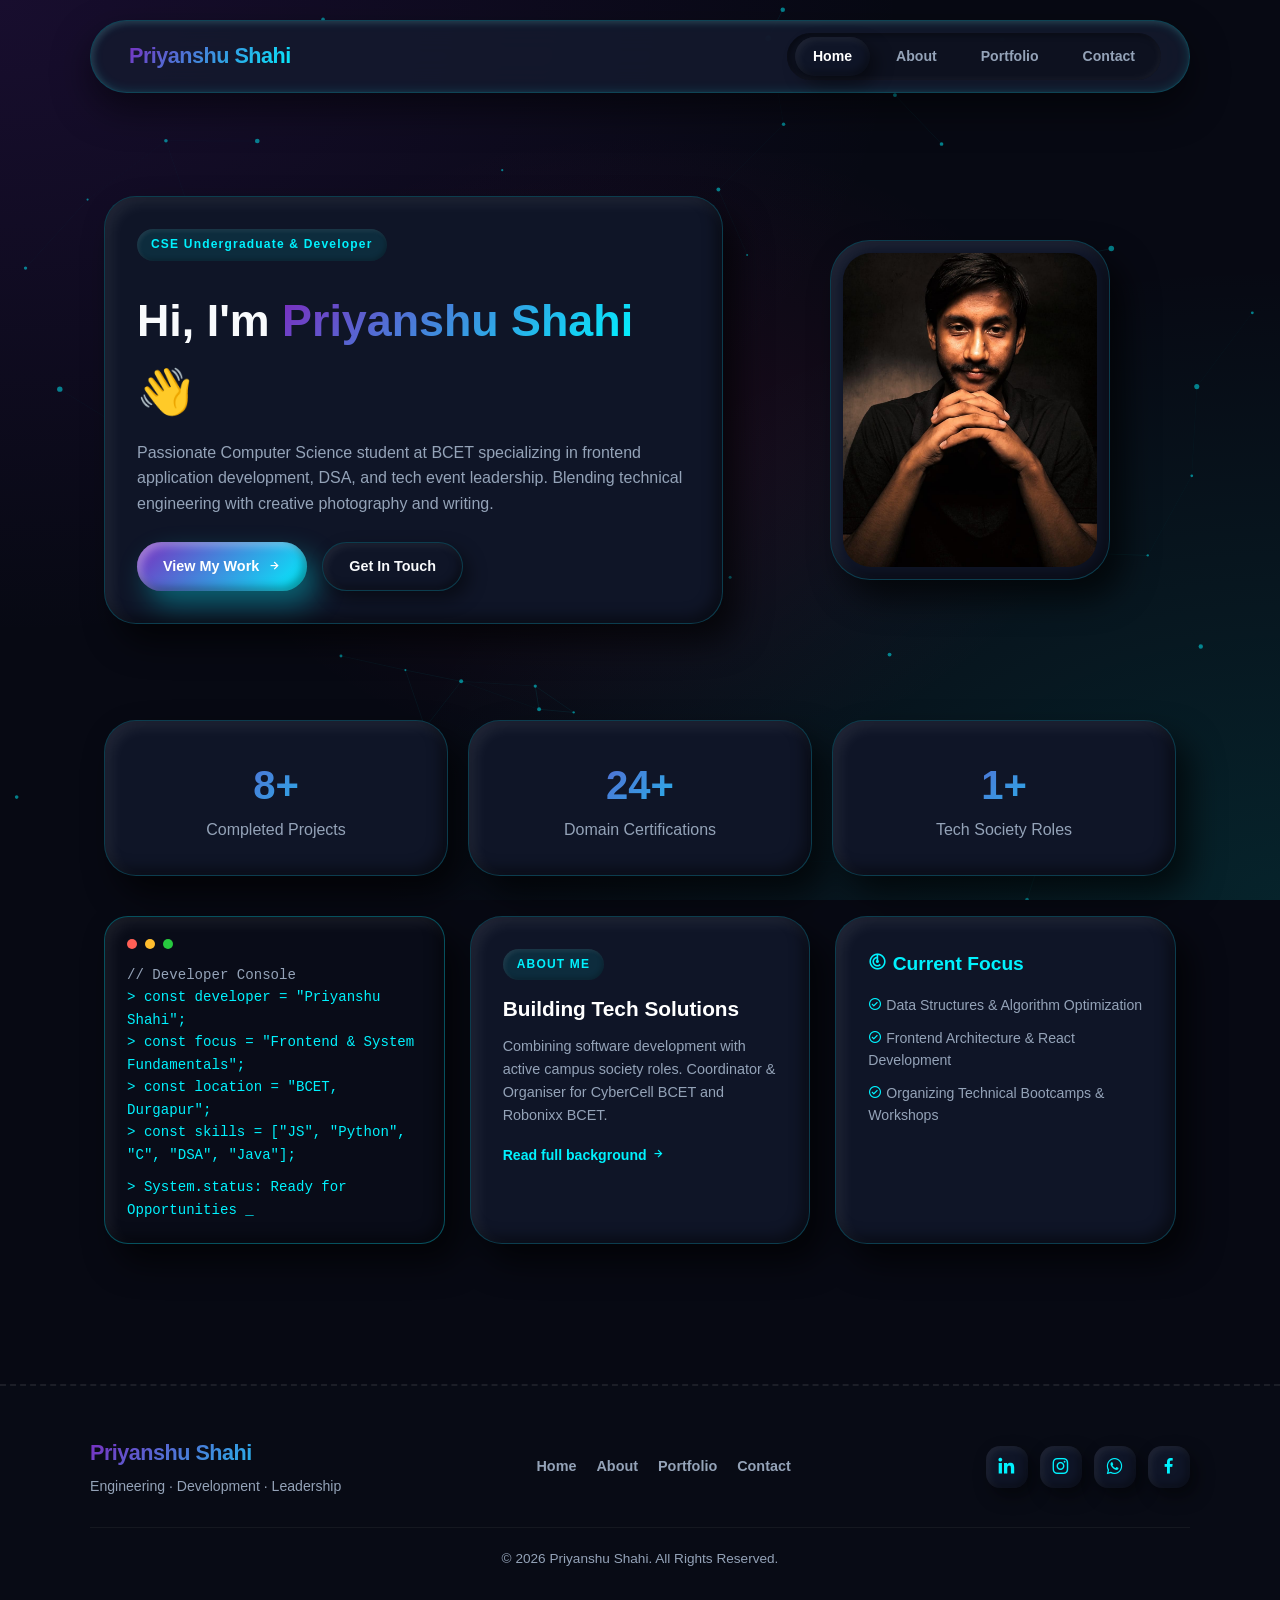
<file: index.html>
<!doctype html>
<html lang="en">
  <head>
    <meta charset="UTF-8" />
    <meta name="viewport" content="width=device-width, initial-scale=1.0" />
    <title>Priyanshu Shahi | Personal Portfolio</title>
    <link
      href="https://unpkg.com/boxicons@2.1.4/css/boxicons.min.css"
      rel="stylesheet"
    />
    <link rel="stylesheet" href="style.css" />
  </head>
  <body>
    <!-- Interactive Cyber Canvas -->
    <canvas id="cyber-canvas"></canvas>

    <!-- Header Navigation -->
    <header>
      <a href="index.html" class="logo-badge">
        <span class="logo-dot"></span>
        <span class="logo">Priyanshu Shahi</span>
      </a>
      <div class="menu-toggle" id="menuToggle"><i class="bx bx-menu"></i></div>
      <nav>
        <ul id="navMenu">
          <li><a href="index.html" class="active">Home</a></li>
          <li><a href="about.html">About</a></li>
          <li><a href="portfolio.html">Portfolio</a></li>
          <li><a href="contact.html">Contact</a></li>
        </ul>
      </nav>
    </header>

    <main>
      <section>
        <!-- Integrated Hero Layout -->
        <div class="hero-wrapper">
          <div class="glass-card">
            <span class="eyebrow">CSE Undergraduate & Developer</span>
            <h1 style="font-size: 2.8rem; margin: 12px 0">
              Hi, I'm
              <span
                style="
                  background: var(--gradient-aurora);
                  -webkit-background-clip: text;
                  -webkit-text-fill-color: transparent;
                "
                >Priyanshu Shahi</span
              >
              👋
            </h1>
            <p style="color: var(--text-muted); margin-bottom: 25px">
              Passionate Computer Science student at BCET specializing in
              frontend application development, DSA, and tech event leadership.
              Blending technical engineering with creative photography and
              writing.
            </p>
            <div style="display: flex; gap: 15px; flex-wrap: wrap">
              <a href="portfolio.html" class="btn-clay-primary"
                >View My Work <i class="bx bx-right-arrow-alt"></i
              ></a>
              <a href="contact.html" class="btn-clay-secondary">Get In Touch</a>
            </div>
          </div>

          <!-- Profile Image Frame -->
          <div class="hero-profile-container">
            <div class="profile-frame">
              <img src="media/i.jpeg" alt="Priyanshu Shahi" />
            </div>
          </div>
        </div>

        <!-- Live Animated Stats Grid -->
        <div class="stats-grid">
          <div class="glass-card stat-card">
            <h3 class="stat-number" data-target="10">0+</h3>
            <p style="color: var(--text-muted)">Completed Projects</p>
          </div>
          <div class="glass-card stat-card">
            <h3 class="stat-number" data-target="30">0+</h3>
            <p style="color: var(--text-muted)">Domain Certifications</p>
          </div>
          <div class="glass-card stat-card">
            <h3 class="stat-number" data-target="2">0+</h3>
            <p style="color: var(--text-muted)">Tech Society Roles</p>
          </div>
        </div>

        <!-- Home Page Detailed Overview Grid -->
        <div class="home-details-grid">
          <!-- Terminal Console -->
          <div class="glass-card terminal-card">
            <div class="terminal-header">
              <span class="dot dot-red"></span>
              <span class="dot dot-yellow"></span>
              <span class="dot dot-green"></span>
            </div>
            <p style="color: #94a3b8">// Developer Console</p>
            <p>> const developer = "Priyanshu Shahi";</p>
            <p>> const focus = "Frontend & System Fundamentals";</p>
            <p>> const location = "BCET, Durgapur";</p>
            <p>> const skills = ["JS", "Python", "C", "DSA", "Java"];</p>
            <p style="color: var(--accent-cyan); margin-top: 10px">
              > System.status: Ready for Opportunities _
            </p>
          </div>

          <!-- About Overview Summary -->
          <div class="glass-card">
            <span class="eyebrow">ABOUT ME</span>
            <h3 style="font-size: 1.3rem; margin-bottom: 10px; color: #fff">
              Building Tech Solutions
            </h3>
            <p
              style="
                color: var(--text-muted);
                font-size: 0.9rem;
                margin-bottom: 15px;
              "
            >
              Combining software development with active campus society roles.
              Coordinator & Organiser for CyberCell BCET and Robonixx BCET.
            </p>
            <a
              href="about.html"
              style="
                color: var(--accent-cyan);
                text-decoration: none;
                font-weight: 700;
                font-size: 0.88rem;
              "
              >Read full background <i class="bx bx-right-arrow-alt"></i
            ></a>
          </div>

          <!-- Current Focus Card -->
          <div class="glass-card">
            <h3
              style="
                color: var(--accent-cyan);
                margin-bottom: 15px;
                font-size: 1.2rem;
              "
            >
              <i class="bx bx-radar"></i> Current Focus
            </h3>
            <ul
              style="
                list-style: none;
                color: var(--text-muted);
                display: flex;
                flex-direction: column;
                gap: 10px;
                font-size: 0.88rem;
              "
            >
              <li>
                <i
                  class="bx bx-check-circle"
                  style="color: var(--accent-cyan)"
                ></i>
                Data Structures & Algorithm Optimization
              </li>
              <li>
                <i
                  class="bx bx-check-circle"
                  style="color: var(--accent-cyan)"
                ></i>
                Frontend Architecture & React Development
              </li>
              <li>
                <i
                  class="bx bx-check-circle"
                  style="color: var(--accent-cyan)"
                ></i>
                Organizing Technical Bootcamps & Workshops
              </li>
            </ul>
          </div>
        </div>
      </section>
    </main>

    <!-- Back to Top Button -->
    <button id="backToTop" title="Go to top">
      <i class="bx bx-up-arrow-alt"></i>
    </button>

    <!-- Synchronized Clay Footer -->
    <footer>
      <div class="footer-content">
        <div class="footer-top">
          <div>
            <div class="logo">Priyanshu Shahi</div>
            <p
              style="
                color: var(--text-muted);
                font-size: 0.88rem;
                margin-top: 4px;
              "
            >
              Engineering · Development · Leadership
            </p>
          </div>

          <div class="footer-nav">
            <a href="index.html">Home</a>
            <a href="about.html">About</a>
            <a href="portfolio.html">Portfolio</a>
            <a href="contact.html">Contact</a>
          </div>

          <div class="footer-socials">
            <a
              href="https://www.linkedin.com/in/priyanshu-shahi-b53b76351"
              target="_blank"
              aria-label="LinkedIn"
              ><i class="bx bxl-linkedin"></i
            ></a>
            <a
              href="https://instagram.com/shahi.priyanshu_"
              target="_blank"
              aria-label="Instagram"
              ><i class="bx bxl-instagram"></i
            ></a>
            <a
              href="https://wa.me/7562047542"
              target="_blank"
              aria-label="WhatsApp"
              ><i class="bx bxl-whatsapp"></i
            ></a>
            <a
              href="https://www.facebook.com/share/1CZFLZYE7g/"
              target="_blank"
              aria-label="Facebook"
              ><i class="bx bxl-facebook"></i
            ></a>
          </div>
        </div>

        <div class="footer-bottom">
          <p>
            © <span id="year">2026</span> Priyanshu Shahi. All Rights Reserved.
          </p>
        </div>
      </div>
    </footer>

    <script src="script.js"></script>
  </body>
</html>
</file>
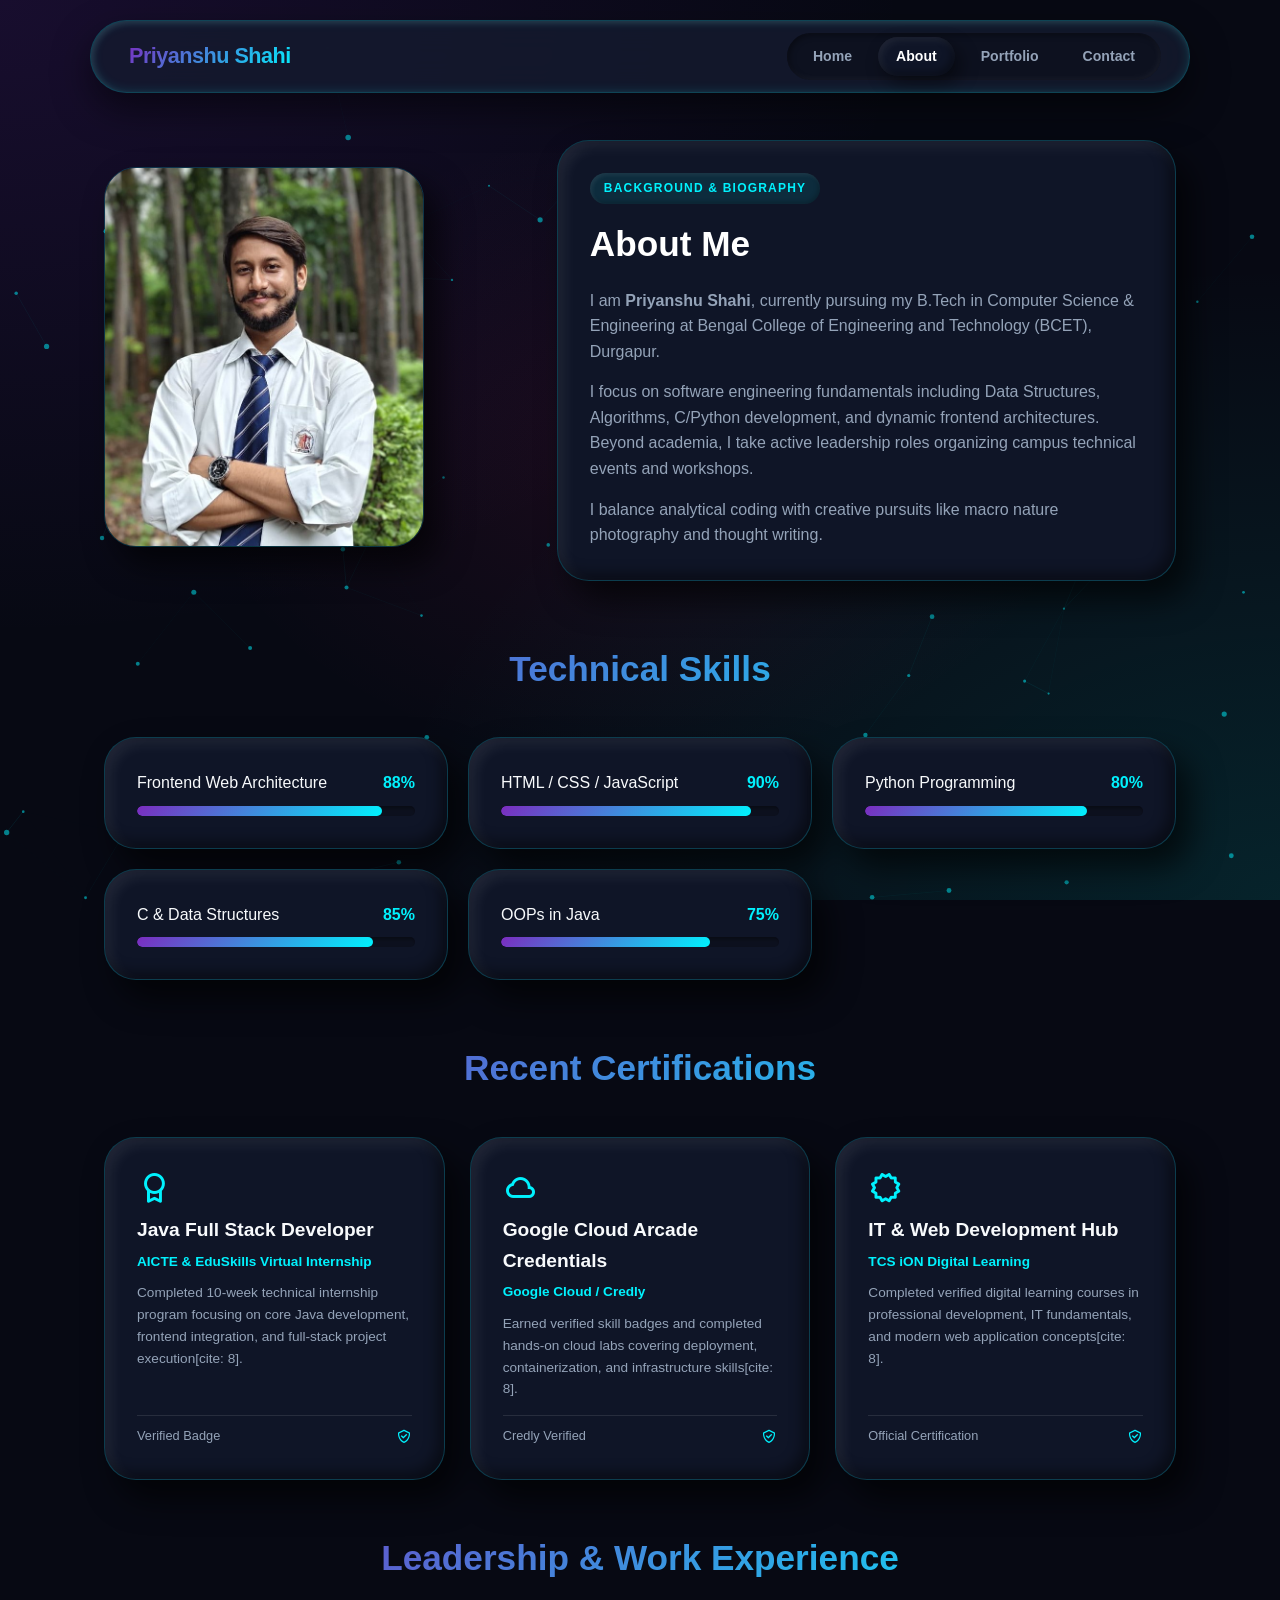
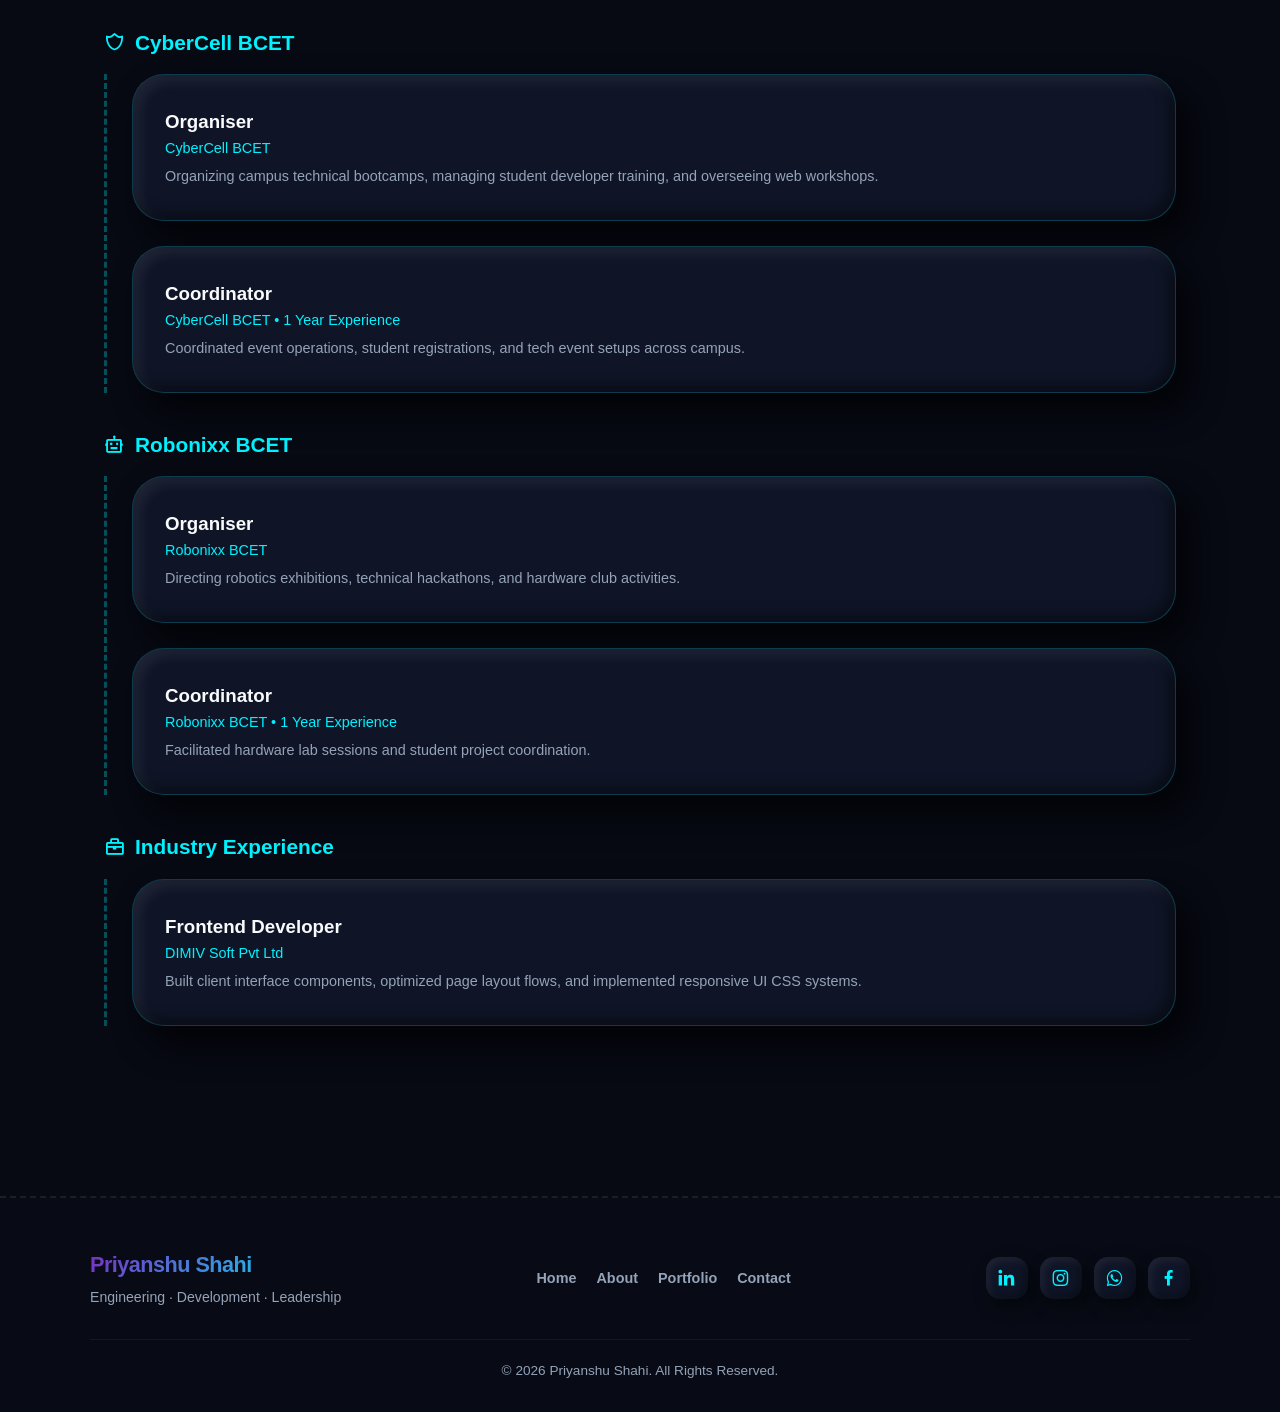
<file: about.html>
<!doctype html>
<html lang="en">
  <head>
    <meta charset="UTF-8" />
    <meta name="viewport" content="width=device-width, initial-scale=1.0" />
    <title>About | Priyanshu Shahi</title>
    <link
      href="https://unpkg.com/boxicons@2.1.4/css/boxicons.min.css"
      rel="stylesheet"
    />
    <link rel="stylesheet" href="style.css" />
  </head>
  <body>
    <canvas id="cyber-canvas"></canvas>

    <header>
      <a href="index.html" class="logo-badge">
        <span class="logo-dot"></span>
        <span class="logo">Priyanshu Shahi</span>
      </a>
      <div class="menu-toggle" id="menuToggle"><i class="bx bx-menu"></i></div>
      <nav>
        <ul id="navMenu">
          <li><a href="index.html">Home</a></li>
          <li><a href="about.html" class="active">About</a></li>
          <li><a href="portfolio.html">Portfolio</a></li>
          <li><a href="contact.html">Contact</a></li>
        </ul>
      </nav>
    </header>

    <main>
      <section>
        <!-- About Split Layout -->
        <div class="about-split">
          <div class="about-photo-wrapper">
            <img src="media/i1.jpeg" alt="Priyanshu Shahi Profile" />
          </div>

          <div class="glass-card">
            <span class="eyebrow">BACKGROUND & BIOGRAPHY</span>
            <h2 style="font-size: 2.2rem; margin-bottom: 15px; color: #fff">
              About Me
            </h2>
            <p style="color: var(--text-muted); margin-bottom: 15px">
              I am <strong>Priyanshu Shahi</strong>, currently pursuing my
              B.Tech in Computer Science & Engineering at Bengal College of
              Engineering and Technology (BCET), Durgapur.
            </p>
            <p style="color: var(--text-muted); margin-bottom: 15px">
              I focus on software engineering fundamentals including Data
              Structures, Algorithms, C/Python development, and dynamic frontend
              architectures. Beyond academia, I take active leadership roles
              organizing campus technical events and workshops.
            </p>
            <p style="color: var(--text-muted)">
              I balance analytical coding with creative pursuits like macro
              nature photography and thought writing.
            </p>
          </div>
        </div>

        <!-- Skills Section -->
        <h2 class="section-title" style="margin-top: 60px">Technical Skills</h2>
        <div class="skills-grid">
          <div class="glass-card">
            <div style="display: flex; justify-content: space-between">
              <span>Frontend Web Architecture</span
              ><span style="color: var(--accent-cyan); font-weight: 700"
                >88%</span
              >
            </div>
            <div class="progress-track">
              <div class="progress-fill" data-progress="88"></div>
            </div>
          </div>

          <div class="glass-card">
            <div style="display: flex; justify-content: space-between">
              <span>HTML / CSS / JavaScript</span
              ><span style="color: var(--accent-cyan); font-weight: 700"
                >90%</span
              >
            </div>
            <div class="progress-track">
              <div class="progress-fill" data-progress="90"></div>
            </div>
          </div>

          <div class="glass-card">
            <div style="display: flex; justify-content: space-between">
              <span>Python Programming</span
              ><span style="color: var(--accent-cyan); font-weight: 700"
                >80%</span
              >
            </div>
            <div class="progress-track">
              <div class="progress-fill" data-progress="80"></div>
            </div>
          </div>

          <div class="glass-card">
            <div style="display: flex; justify-content: space-between">
              <span>C & Data Structures</span
              ><span style="color: var(--accent-cyan); font-weight: 700"
                >85%</span
              >
            </div>
            <div class="progress-track">
              <div class="progress-fill" data-progress="85"></div>
            </div>
          </div>

          <div class="glass-card">
            <div style="display: flex; justify-content: space-between">
              <span>OOPs in Java</span
              ><span style="color: var(--accent-cyan); font-weight: 700"
                >75%</span
              >
            </div>
            <div class="progress-track">
              <div class="progress-fill" data-progress="75"></div>
            </div>
          </div>
        </div>

        <!-- Recent Certifications -->
        <h2 class="section-title" style="margin-top: 60px">
          Recent Certifications
        </h2>
        <div
          style="
            display: grid;
            grid-template-columns: repeat(auto-fit, minmax(280px, 1fr));
            gap: 25px;
            margin-bottom: 50px;
          "
        >
          <div
            class="glass-card"
            style="
              display: flex;
              flex-direction: column;
              justify-content: space-between;
            "
          >
            <div>
              <i
                class="bx bx-award"
                style="
                  font-size: 2.2rem;
                  color: var(--accent-cyan);
                  margin-bottom: 10px;
                "
              ></i>
              <h3 style="font-size: 1.2rem; margin-bottom: 5px">
                Java Full Stack Developer
              </h3>
              <p
                style="
                  color: var(--accent-cyan);
                  font-size: 0.85rem;
                  font-weight: 600;
                "
              >
                AICTE & EduSkills Virtual Internship
              </p>
              <p
                style="
                  color: var(--text-muted);
                  font-size: 0.85rem;
                  margin-top: 10px;
                "
              >
                Completed 10-week technical internship program focusing on core
                Java development, frontend integration, and full-stack project
                execution[cite: 8].
              </p>
            </div>
            <div
              style="
                margin-top: 15px;
                border-top: 1px solid rgba(255, 255, 255, 0.1);
                padding-top: 10px;
                display: flex;
                justify-content: space-between;
                align-items: center;
              "
            >
              <span style="font-size: 0.8rem; color: var(--text-muted)"
                >Verified Badge</span
              >
              <i
                class="bx bx-check-shield"
                style="color: var(--accent-cyan)"
              ></i>
            </div>
          </div>

          <div
            class="glass-card"
            style="
              display: flex;
              flex-direction: column;
              justify-content: space-between;
            "
          >
            <div>
              <i
                class="bx bx-cloud"
                style="
                  font-size: 2.2rem;
                  color: var(--accent-cyan);
                  margin-bottom: 10px;
                "
              ></i>
              <h3 style="font-size: 1.2rem; margin-bottom: 5px">
                Google Cloud Arcade Credentials
              </h3>
              <p
                style="
                  color: var(--accent-cyan);
                  font-size: 0.85rem;
                  font-weight: 600;
                "
              >
                Google Cloud / Credly
              </p>
              <p
                style="
                  color: var(--text-muted);
                  font-size: 0.85rem;
                  margin-top: 10px;
                "
              >
                Earned verified skill badges and completed hands-on cloud labs
                covering deployment, containerization, and infrastructure
                skills[cite: 8].
              </p>
            </div>
            <div
              style="
                margin-top: 15px;
                border-top: 1px solid rgba(255, 255, 255, 0.1);
                padding-top: 10px;
                display: flex;
                justify-content: space-between;
                align-items: center;
              "
            >
              <span style="font-size: 0.8rem; color: var(--text-muted)"
                >Credly Verified</span
              >
              <i
                class="bx bx-check-shield"
                style="color: var(--accent-cyan)"
              ></i>
            </div>
          </div>

          <div
            class="glass-card"
            style="
              display: flex;
              flex-direction: column;
              justify-content: space-between;
            "
          >
            <div>
              <i
                class="bx bx-certification"
                style="
                  font-size: 2.2rem;
                  color: var(--accent-cyan);
                  margin-bottom: 10px;
                "
              ></i>
              <h3 style="font-size: 1.2rem; margin-bottom: 5px">
                IT & Web Development Hub
              </h3>
              <p
                style="
                  color: var(--accent-cyan);
                  font-size: 0.85rem;
                  font-weight: 600;
                "
              >
                TCS iON Digital Learning
              </p>
              <p
                style="
                  color: var(--text-muted);
                  font-size: 0.85rem;
                  margin-top: 10px;
                "
              >
                Completed verified digital learning courses in professional
                development, IT fundamentals, and modern web application
                concepts[cite: 8].
              </p>
            </div>
            <div
              style="
                margin-top: 15px;
                border-top: 1px solid rgba(255, 255, 255, 0.1);
                padding-top: 10px;
                display: flex;
                justify-content: space-between;
                align-items: center;
              "
            >
              <span style="font-size: 0.8rem; color: var(--text-muted)"
                >Official Certification</span
              >
              <i
                class="bx bx-check-shield"
                style="color: var(--accent-cyan)"
              ></i>
            </div>
          </div>
        </div>

        <!-- Experience Timeline -->
        <h2 class="section-title">Leadership & Work Experience</h2>

        <!-- CyberCell BCET -->
        <div class="timeline-section-title">
          <i class="bx bx-shield-alt-2"></i> CyberCell BCET
        </div>
        <div class="timeline">
          <div class="timeline-item glass-card">
            <h3>Organiser</h3>
            <p style="color: var(--accent-cyan); font-size: 0.9rem">
              CyberCell BCET
            </p>
            <p
              style="
                color: var(--text-muted);
                font-size: 0.9rem;
                margin-top: 5px;
              "
            >
              Organizing campus technical bootcamps, managing student developer
              training, and overseeing web workshops.
            </p>
          </div>
          <div class="timeline-item glass-card">
            <h3>Coordinator</h3>
            <p style="color: var(--accent-cyan); font-size: 0.9rem">
              CyberCell BCET • 1 Year Experience
            </p>
            <p
              style="
                color: var(--text-muted);
                font-size: 0.9rem;
                margin-top: 5px;
              "
            >
              Coordinated event operations, student registrations, and tech
              event setups across campus.
            </p>
          </div>
        </div>

        <!-- Robonixx BCET -->
        <div class="timeline-section-title">
          <i class="bx bx-bot"></i> Robonixx BCET
        </div>
        <div class="timeline">
          <div class="timeline-item glass-card">
            <h3>Organiser</h3>
            <p style="color: var(--accent-cyan); font-size: 0.9rem">
              Robonixx BCET
            </p>
            <p
              style="
                color: var(--text-muted);
                font-size: 0.9rem;
                margin-top: 5px;
              "
            >
              Directing robotics exhibitions, technical hackathons, and hardware
              club activities.
            </p>
          </div>
          <div class="timeline-item glass-card">
            <h3>Coordinator</h3>
            <p style="color: var(--accent-cyan); font-size: 0.9rem">
              Robonixx BCET • 1 Year Experience
            </p>
            <p
              style="
                color: var(--text-muted);
                font-size: 0.9rem;
                margin-top: 5px;
              "
            >
              Facilitated hardware lab sessions and student project
              coordination.
            </p>
          </div>
        </div>

        <!-- Industry Experience -->
        <div class="timeline-section-title">
          <i class="bx bx-briefcase"></i> Industry Experience
        </div>
        <div class="timeline">
          <div class="timeline-item glass-card">
            <h3>Frontend Developer</h3>
            <p style="color: var(--accent-cyan); font-size: 0.9rem">
              DIMIV Soft Pvt Ltd
            </p>
            <p
              style="
                color: var(--text-muted);
                font-size: 0.9rem;
                margin-top: 5px;
              "
            >
              Built client interface components, optimized page layout flows,
              and implemented responsive UI CSS systems.
            </p>
          </div>
        </div>
      </section>
    </main>

    <button id="backToTop" title="Go to top">
      <i class="bx bx-up-arrow-alt"></i>
    </button>

    <!-- Synchronized Clay Footer -->
    <footer>
      <div class="footer-content">
        <div class="footer-top">
          <div>
            <div class="logo">Priyanshu Shahi</div>
            <p
              style="
                color: var(--text-muted);
                font-size: 0.88rem;
                margin-top: 4px;
              "
            >
              Engineering · Development · Leadership
            </p>
          </div>

          <div class="footer-nav">
            <a href="index.html">Home</a>
            <a href="about.html">About</a>
            <a href="portfolio.html">Portfolio</a>
            <a href="contact.html">Contact</a>
          </div>

          <div class="footer-socials">
            <a
              href="https://www.linkedin.com/in/priyanshu-shahi-b53b76351"
              target="_blank"
              aria-label="LinkedIn"
              ><i class="bx bxl-linkedin"></i
            ></a>
            <a
              href="https://instagram.com/shahi.priyanshu_"
              target="_blank"
              aria-label="Instagram"
              ><i class="bx bxl-instagram"></i
            ></a>
            <a
              href="https://wa.me/7562047542"
              target="_blank"
              aria-label="WhatsApp"
              ><i class="bx bxl-whatsapp"></i
            ></a>
            <a
              href="https://www.facebook.com/share/1CZFLZYE7g/"
              target="_blank"
              aria-label="Facebook"
              ><i class="bx bxl-facebook"></i
            ></a>
          </div>
        </div>

        <div class="footer-bottom">
          <p>
            © <span id="year">2026</span> Priyanshu Shahi. All Rights Reserved.
          </p>
        </div>
      </div>
    </footer>

    <script src="script.js"></script>
  </body>
</html>
</file>
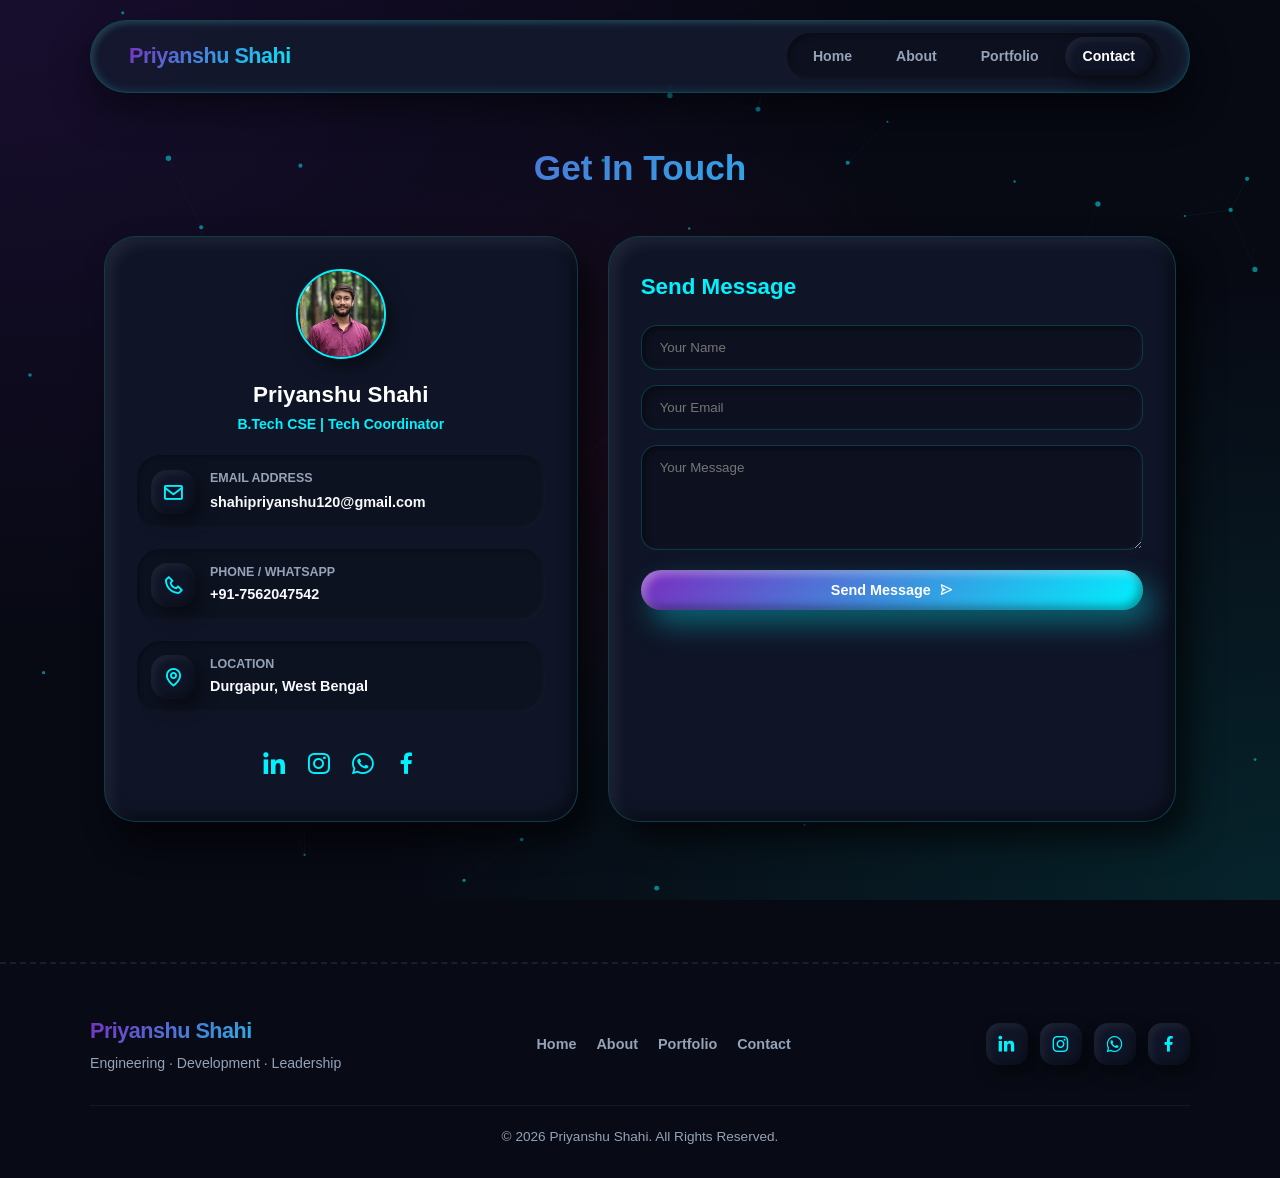
<file: contact.html>
<!doctype html>
<html lang="en">
  <head>
    <meta charset="UTF-8" />
    <meta name="viewport" content="width=device-width, initial-scale=1.0" />
    <title>Contact | Priyanshu Shahi</title>
    <link
      href="https://unpkg.com/boxicons@2.1.4/css/boxicons.min.css"
      rel="stylesheet"
    />
    <link rel="stylesheet" href="style.css" />
  </head>
  <body>
    <canvas id="cyber-canvas"></canvas>

    <header>
      <a href="index.html" class="logo-badge">
        <span class="logo-dot"></span>
        <span class="logo">Priyanshu Shahi</span>
      </a>
      <div class="menu-toggle" id="menuToggle"><i class="bx bx-menu"></i></div>
      <nav>
        <ul id="navMenu">
          <li><a href="index.html">Home</a></li>
          <li><a href="about.html">About</a></li>
          <li><a href="portfolio.html">Portfolio</a></li>
          <li><a href="contact.html" class="active">Contact</a></li>
        </ul>
      </nav>
    </header>

    <main>
      <section>
        <h2 class="section-title">Get In Touch</h2>

        <div class="contact-grid">
          <!-- Contact Info Card -->
          <div class="glass-card contact-info-card">
            <div style="text-align: center">
              <img
                src="media/i2.jpeg"
                alt="Priyanshu Shahi"
                style="
                  width: 90px;
                  height: 90px;
                  border-radius: 50%;
                  object-fit: cover;
                  border: 2px solid var(--accent-cyan);
                  box-shadow: var(--clay-shadow-sm);
                "
              />
              <h3 style="font-size: 1.4rem; margin-top: 10px; color: #fff">
                Priyanshu Shahi
              </h3>
              <p
                style="
                  color: var(--accent-cyan);
                  font-size: 0.88rem;
                  font-weight: 600;
                "
              >
                B.Tech CSE | Tech Coordinator
              </p>
            </div>

            <div class="contact-row">
              <div class="contact-icon"><i class="bx bx-envelope"></i></div>
              <div>
                <p
                  style="
                    color: var(--text-muted);
                    font-size: 0.78rem;
                    font-weight: 700;
                    text-transform: uppercase;
                  "
                >
                  Email Address
                </p>
                <a
                  href="mailto:shahipriyanshu120@gmail.com"
                  style="
                    color: var(--text-main);
                    text-decoration: none;
                    font-weight: 600;
                    font-size: 0.9rem;
                  "
                  >shahipriyanshu120@gmail.com</a
                >
              </div>
            </div>

            <div class="contact-row">
              <div class="contact-icon"><i class="bx bx-phone"></i></div>
              <div>
                <p
                  style="
                    color: var(--text-muted);
                    font-size: 0.78rem;
                    font-weight: 700;
                    text-transform: uppercase;
                  "
                >
                  Phone / WhatsApp
                </p>
                <p style="font-weight: 600; font-size: 0.9rem">
                  +91-7562047542
                </p>
              </div>
            </div>

            <div class="contact-row">
              <div class="contact-icon"><i class="bx bx-map"></i></div>
              <div>
                <p
                  style="
                    color: var(--text-muted);
                    font-size: 0.78rem;
                    font-weight: 700;
                    text-transform: uppercase;
                  "
                >
                  Location
                </p>
                <p style="font-weight: 600; font-size: 0.9rem">
                  Durgapur, West Bengal
                </p>
              </div>
            </div>

            <!-- Social Links -->
            <div
              style="
                display: flex;
                justify-content: center;
                gap: 15px;
                margin-top: 10px;
              "
            >
              <a
                href="https://www.linkedin.com/in/priyanshu-shahi-b53b76351"
                target="_blank"
                style="color: var(--accent-cyan); font-size: 1.8rem"
                ><i class="bx bxl-linkedin"></i
              ></a>
              <a
                href="https://instagram.com/shahi.priyanshu_"
                target="_blank"
                style="color: var(--accent-cyan); font-size: 1.8rem"
                ><i class="bx bxl-instagram"></i
              ></a>
              <a
                href="https://wa.me/7562047542"
                target="_blank"
                style="color: var(--accent-cyan); font-size: 1.8rem"
                ><i class="bx bxl-whatsapp"></i
              ></a>
              <a
                href="https://www.facebook.com/share/1CZFLZYE7g/"
                target="_blank"
                style="color: var(--accent-cyan); font-size: 1.8rem"
                ><i class="bx bxl-facebook"></i
              ></a>
            </div>
          </div>

          <!-- Contact Message Form -->
          <div class="glass-card">
            <h3
              style="
                font-size: 1.4rem;
                margin-bottom: 20px;
                color: var(--accent-cyan);
              "
            >
              Send Message
            </h3>
            <form style="display: flex; flex-direction: column; gap: 15px">
              <input type="text" placeholder="Your Name" required />
              <input type="email" placeholder="Your Email" required />
              <textarea rows="5" placeholder="Your Message" required></textarea>
              <button
                type="submit"
                class="btn-clay-primary"
                style="justify-content: center; margin-top: 5px"
              >
                Send Message <i class="bx bx-send"></i>
              </button>
            </form>
          </div>
        </div>
      </section>
    </main>

    <button id="backToTop" title="Go to top">
      <i class="bx bx-up-arrow-alt"></i>
    </button>

    <!-- Synchronized Clay Footer -->
    <footer>
      <div class="footer-content">
        <div class="footer-top">
          <div>
            <div class="logo">Priyanshu Shahi</div>
            <p
              style="
                color: var(--text-muted);
                font-size: 0.88rem;
                margin-top: 4px;
              "
            >
              Engineering · Development · Leadership
            </p>
          </div>

          <div class="footer-nav">
            <a href="index.html">Home</a>
            <a href="about.html">About</a>
            <a href="portfolio.html">Portfolio</a>
            <a href="contact.html">Contact</a>
          </div>

          <div class="footer-socials">
            <a
              href="https://www.linkedin.com/in/priyanshu-shahi-b53b76351"
              target="_blank"
              aria-label="LinkedIn"
              ><i class="bx bxl-linkedin"></i
            ></a>
            <a
              href="https://instagram.com/shahi.priyanshu_"
              target="_blank"
              aria-label="Instagram"
              ><i class="bx bxl-instagram"></i
            ></a>
            <a
              href="https://wa.me/7562047542"
              target="_blank"
              aria-label="WhatsApp"
              ><i class="bx bxl-whatsapp"></i
            ></a>
            <a
              href="https://www.facebook.com/share/1CZFLZYE7g/"
              target="_blank"
              aria-label="Facebook"
              ><i class="bx bxl-facebook"></i
            ></a>
          </div>
        </div>

        <div class="footer-bottom">
          <p>
            © <span id="year">2026</span> Priyanshu Shahi. All Rights Reserved.
          </p>
        </div>
      </div>
    </footer>

    <script src="script.js"></script>
  </body>
</html>
</file>
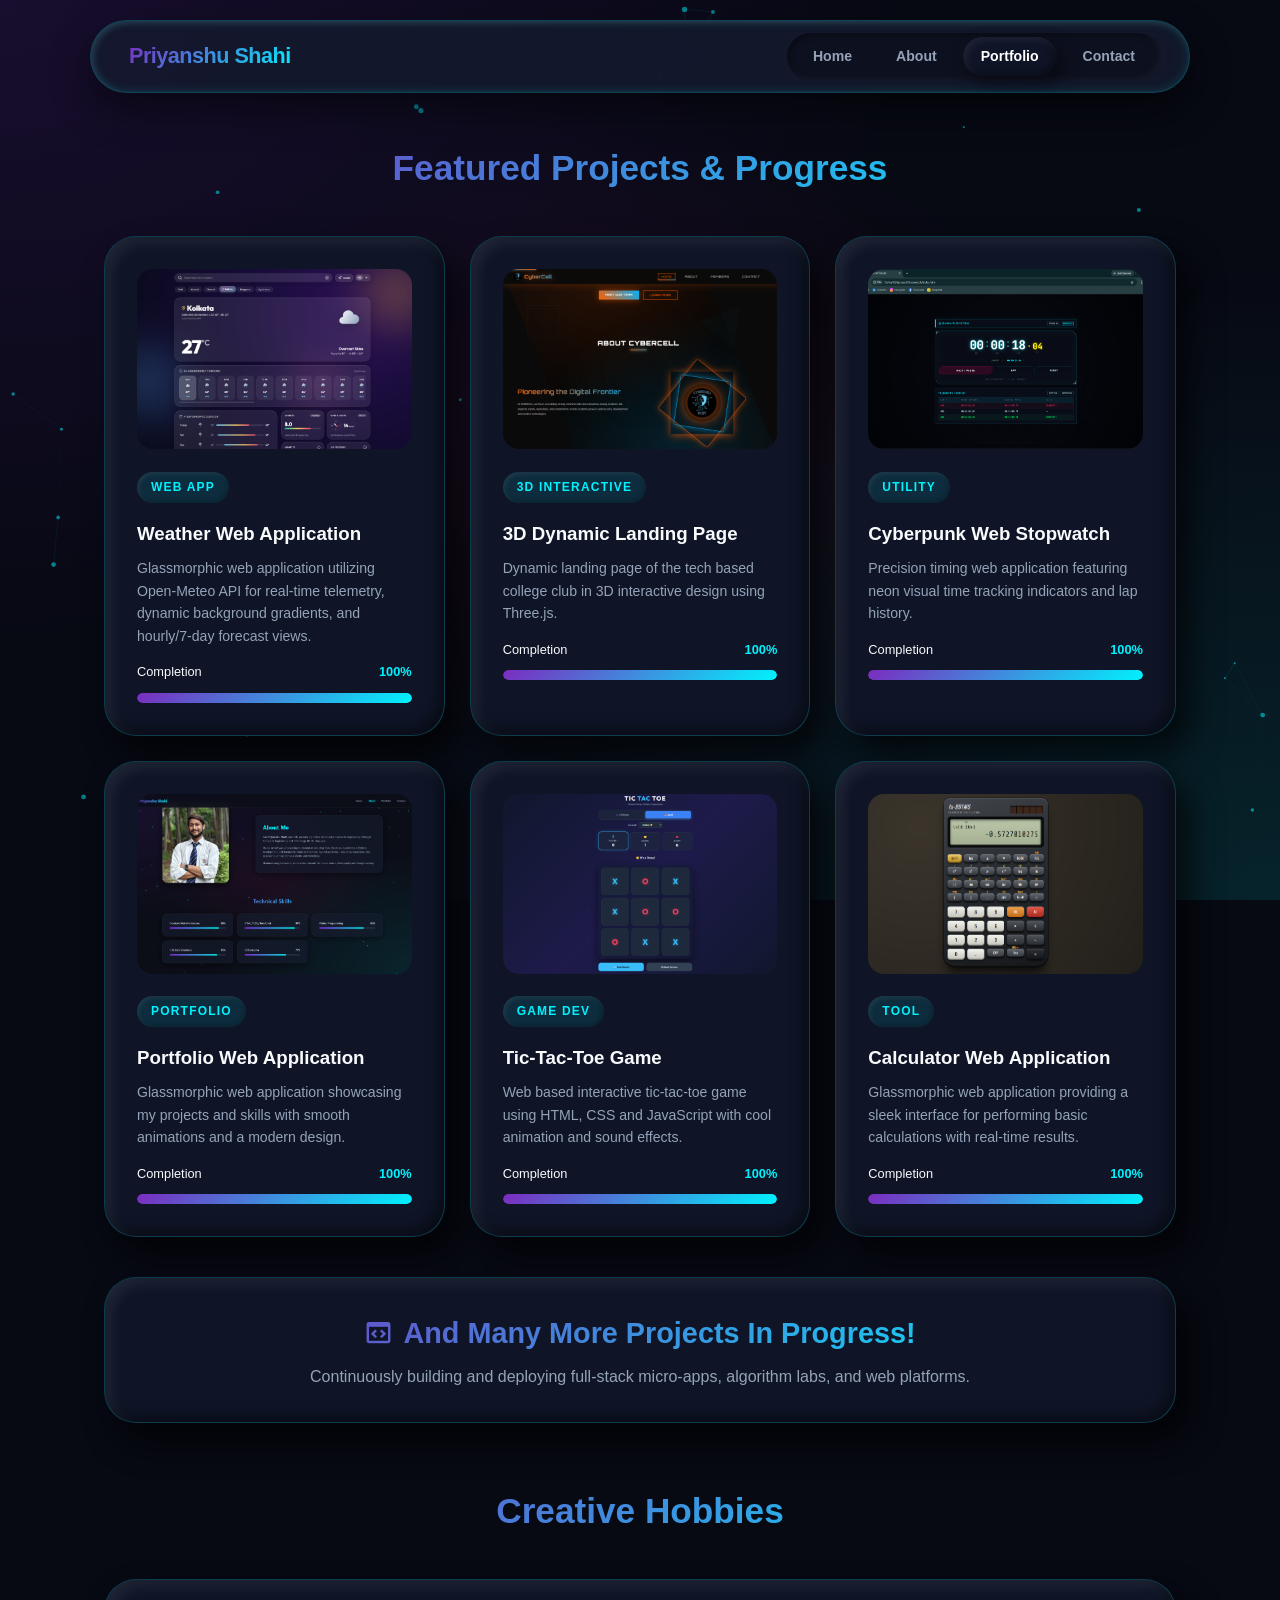
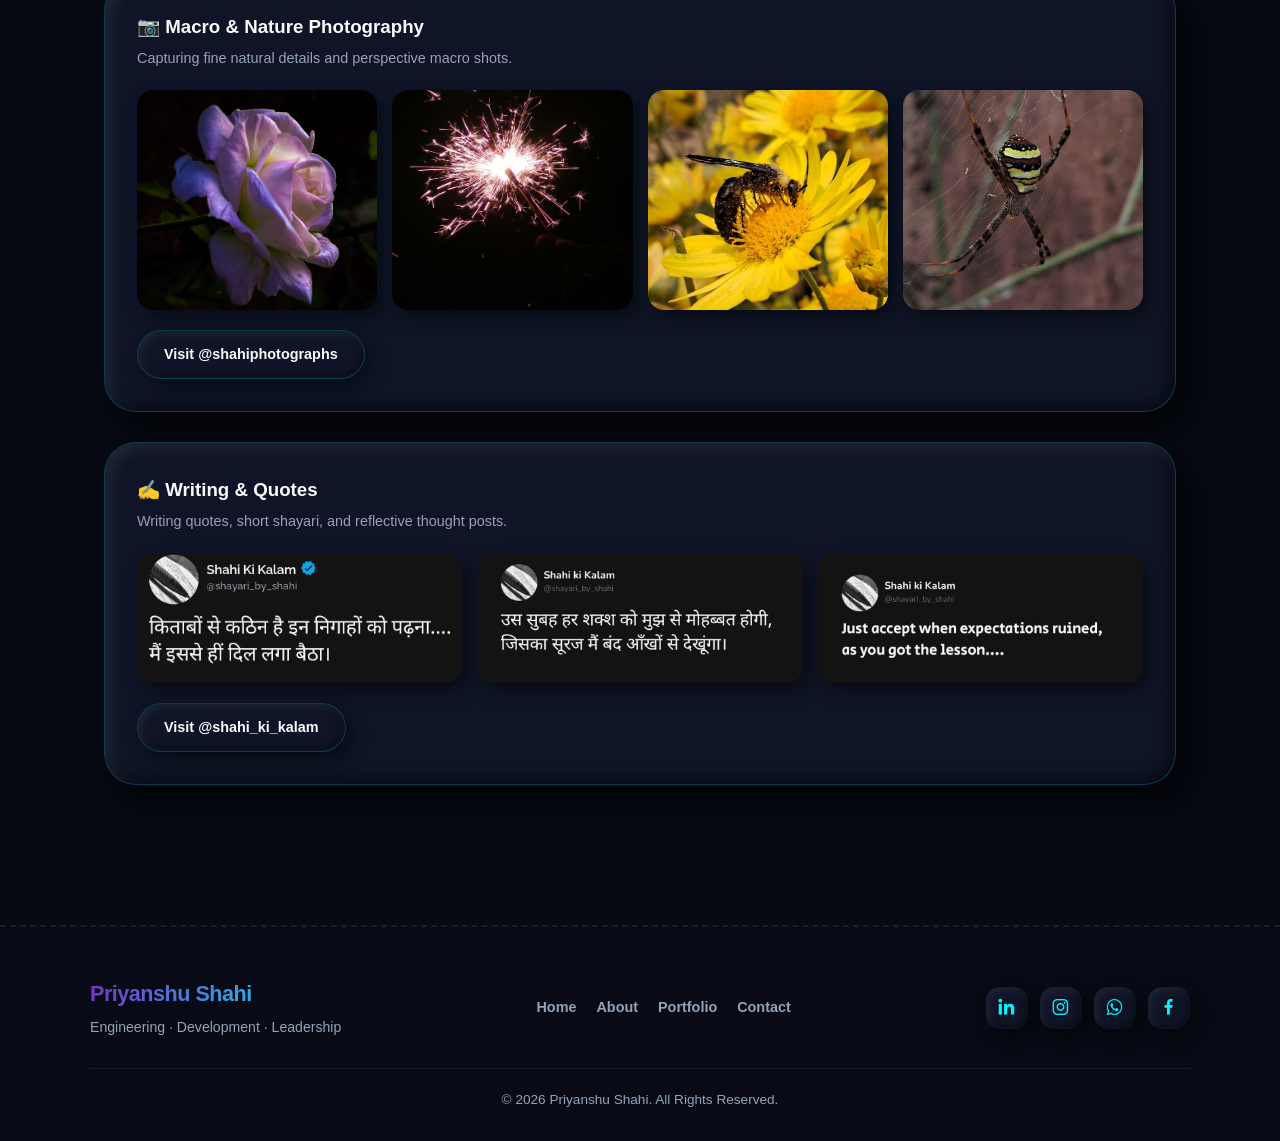
<file: portfolio.html>
<!doctype html>
<html lang="en">
  <head>
    <meta charset="UTF-8" />
    <meta name="viewport" content="width=device-width, initial-scale=1.0" />
    <title>Portfolio | Priyanshu Shahi</title>
    <link
      href="https://unpkg.com/boxicons@2.1.4/css/boxicons.min.css"
      rel="stylesheet"
    />
    <link rel="stylesheet" href="style.css" />
  </head>
  <body>
    <canvas id="cyber-canvas"></canvas>

    <header>
      <a href="index.html" class="logo-badge">
        <span class="logo-dot"></span>
        <span class="logo">Priyanshu Shahi</span>
      </a>
      <div class="menu-toggle" id="menuToggle"><i class="bx bx-menu"></i></div>
      <nav>
        <ul id="navMenu">
          <li><a href="index.html">Home</a></li>
          <li><a href="about.html">About</a></li>
          <li><a href="portfolio.html" class="active">Portfolio</a></li>
          <li><a href="contact.html">Contact</a></li>
        </ul>
      </nav>
    </header>

    <main>
      <section>
        <h2 class="section-title">Featured Projects & Progress</h2>

        <div class="projects-grid">
          <!-- Project 1 -->
          <div class="glass-card">
            <img
              src="media/weather.png"
              alt="Weather App"
              class="project-img"
            />
            <span class="eyebrow">WEB APP</span>
            <h3 style="margin-top: 4px">Weather Web Application</h3>
            <p
              style="
                color: var(--text-muted);
                font-size: 0.88rem;
                margin: 8px 0;
              "
            >
              Glassmorphic web application utilizing Open-Meteo API for
              real-time telemetry, dynamic background gradients, and
              hourly/7-day forecast views.
            </p>
            <div style="margin-top: 15px">
              <div
                style="
                  display: flex;
                  justify-content: space-between;
                  font-size: 0.8rem;
                "
              >
                <span>Completion</span
                ><span style="color: var(--accent-cyan); font-weight: 700"
                  >100%</span
                >
              </div>
              <div class="progress-track">
                <div class="progress-fill" data-progress="100"></div>
              </div>
            </div>
          </div>

          <!-- Project 2 -->
          <div class="glass-card">
            <img
              src="media/cyberverse.png"
              alt="3D Web Application"
              class="project-img"
            />
            <span class="eyebrow">3D INTERACTIVE</span>
            <h3 style="margin-top: 4px">3D Dynamic Landing Page</h3>
            <p
              style="
                color: var(--text-muted);
                font-size: 0.88rem;
                margin: 8px 0;
              "
            >
              Dynamic landing page of the tech based college club in 3D
              interactive design using Three.js.
            </p>
            <div style="margin-top: 15px">
              <div
                style="
                  display: flex;
                  justify-content: space-between;
                  font-size: 0.8rem;
                "
              >
                <span>Completion</span
                ><span style="color: var(--accent-cyan); font-weight: 700"
                  >100%</span
                >
              </div>
              <div class="progress-track">
                <div class="progress-fill" data-progress="100"></div>
              </div>
            </div>
          </div>

          <!-- Project 3 -->
          <div class="glass-card">
            <img
              src="media/stopwatch.png"
              alt="Stopwatch App"
              class="project-img"
            />
            <span class="eyebrow">UTILITY</span>
            <h3 style="margin-top: 4px">Cyberpunk Web Stopwatch</h3>
            <p
              style="
                color: var(--text-muted);
                font-size: 0.88rem;
                margin: 8px 0;
              "
            >
              Precision timing web application featuring neon visual time
              tracking indicators and lap history.
            </p>
            <div style="margin-top: 15px">
              <div
                style="
                  display: flex;
                  justify-content: space-between;
                  font-size: 0.8rem;
                "
              >
                <span>Completion</span
                ><span style="color: var(--accent-cyan); font-weight: 700"
                  >100%</span
                >
              </div>
              <div class="progress-track">
                <div class="progress-fill" data-progress="100"></div>
              </div>
            </div>
          </div>

          <!-- Project 4 -->
          <div class="glass-card">
            <img
              src="media/portfolio.png"
              alt="Portfolio App"
              class="project-img"
            />
            <span class="eyebrow">PORTFOLIO</span>
            <h3 style="margin-top: 4px">Portfolio Web Application</h3>
            <p
              style="
                color: var(--text-muted);
                font-size: 0.88rem;
                margin: 8px 0;
              "
            >
              Glassmorphic web application showcasing my projects and skills
              with smooth animations and a modern design.
            </p>
            <div style="margin-top: 15px">
              <div
                style="
                  display: flex;
                  justify-content: space-between;
                  font-size: 0.8rem;
                "
              >
                <span>Completion</span
                ><span style="color: var(--accent-cyan); font-weight: 700"
                  >100%</span
                >
              </div>
              <div class="progress-track">
                <div class="progress-fill" data-progress="100"></div>
              </div>
            </div>
          </div>

          <!-- Project 5 -->
          <div class="glass-card">
            <img
              src="media/tic-tac-toe.png"
              alt="Tic-Tac-Toe Game"
              class="project-img"
            />
            <span class="eyebrow">GAME DEV</span>
            <h3 style="margin-top: 4px">Tic-Tac-Toe Game</h3>
            <p
              style="
                color: var(--text-muted);
                font-size: 0.88rem;
                margin: 8px 0;
              "
            >
              Web based interactive tic-tac-toe game using HTML, CSS and
              JavaScript with cool animation and sound effects.
            </p>
            <div style="margin-top: 15px">
              <div
                style="
                  display: flex;
                  justify-content: space-between;
                  font-size: 0.8rem;
                "
              >
                <span>Completion</span
                ><span style="color: var(--accent-cyan); font-weight: 700"
                  >100%</span
                >
              </div>
              <div class="progress-track">
                <div class="progress-fill" data-progress="100"></div>
              </div>
            </div>
          </div>

          <!-- Project 6 -->
          <div class="glass-card">
            <img
              src="media/calculator.png"
              alt="Calculator App"
              class="project-img"
            />
            <span class="eyebrow">TOOL</span>
            <h3 style="margin-top: 4px">Calculator Web Application</h3>
            <p
              style="
                color: var(--text-muted);
                font-size: 0.88rem;
                margin: 8px 0;
              "
            >
              Glassmorphic web application providing a sleek interface for
              performing basic calculations with real-time results.
            </p>
            <div style="margin-top: 15px">
              <div
                style="
                  display: flex;
                  justify-content: space-between;
                  font-size: 0.8rem;
                "
              >
                <span>Completion</span
                ><span style="color: var(--accent-cyan); font-weight: 700"
                  >100%</span
                >
              </div>
              <div class="progress-track">
                <div class="progress-fill" data-progress="100"></div>
              </div>
            </div>
          </div>
        </div>

        <!-- Banner -->
        <div class="glass-card" style="text-align: center; margin: 40px 0">
          <h3
            style="
              font-size: 1.8rem;
              background: var(--gradient-aurora);
              -webkit-background-clip: text;
              -webkit-text-fill-color: transparent;
              display: flex;
              align-items: center;
              justify-content: center;
              gap: 10px;
            "
          >
            <i class="bx bx-code-block" style="color: var(--accent-cyan)"></i>
            And Many More Projects In Progress!
          </h3>
          <p style="color: var(--text-muted); margin-top: 8px">
            Continuously building and deploying full-stack micro-apps, algorithm
            labs, and web platforms.
          </p>
        </div>

        <!-- Creative Hobbies Section -->
        <h2 class="section-title" style="margin-top: 60px">Creative Hobbies</h2>

        <!-- Photography Collage -->
        <div class="glass-card" style="margin-bottom: 30px">
          <h3>📷 Macro & Nature Photography</h3>
          <p
            style="color: var(--text-muted); font-size: 0.9rem; margin-top: 5px"
          >
            Capturing fine natural details and perspective macro shots.
          </p>

          <div class="collage-grid1">
            <img src="media/s1.jpeg" alt="Nature Shot 1" />
            <img src="media/s2.jpeg" alt="Night Shot" />
            <img src="media/s3.jpeg" alt="Nature Shot 2" />
            <img src="media/s4.jpeg" alt="Spider Macro" />
          </div>

          <a
            href="https://www.instagram.com/shahiphotographs"
            target="_blank"
            class="btn-clay-secondary"
            >Visit @shahiphotographs</a
          >
        </div>

        <!-- Writing Collage -->
        <div class="glass-card">
          <h3>✍️ Writing & Quotes</h3>
          <p
            style="color: var(--text-muted); font-size: 0.9rem; margin-top: 5px"
          >
            Writing quotes, short shayari, and reflective thought posts.
          </p>

          <div class="collage-grid">
            <img src="media/ws1.jpeg" alt="Writing Sample 1" />
            <img src="media/ws2.jpeg" alt="Writing Sample 2" />
            <img src="media/ws3.jpeg" alt="Writing Sample 3" />
          </div>

          <a
            href="https://www.instagram.com/shayari_by_shahi"
            target="_blank"
            class="btn-clay-secondary"
            >Visit @shahi_ki_kalam</a
          >
        </div>
      </section>
    </main>

    <button id="backToTop" title="Go to top">
      <i class="bx bx-up-arrow-alt"></i>
    </button>

    <!-- Synchronized Clay Footer -->
    <footer>
      <div class="footer-content">
        <div class="footer-top">
          <div>
            <div class="logo">Priyanshu Shahi</div>
            <p
              style="
                color: var(--text-muted);
                font-size: 0.88rem;
                margin-top: 4px;
              "
            >
              Engineering · Development · Leadership
            </p>
          </div>

          <div class="footer-nav">
            <a href="index.html">Home</a>
            <a href="about.html">About</a>
            <a href="portfolio.html">Portfolio</a>
            <a href="contact.html">Contact</a>
          </div>

          <div class="footer-socials">
            <a
              href="https://www.linkedin.com/in/priyanshu-shahi-b53b76351"
              target="_blank"
              aria-label="LinkedIn"
              ><i class="bx bxl-linkedin"></i
            ></a>
            <a
              href="https://instagram.com/shahi.priyanshu_"
              target="_blank"
              aria-label="Instagram"
              ><i class="bx bxl-instagram"></i
            ></a>
            <a
              href="https://wa.me/7562047542"
              target="_blank"
              aria-label="WhatsApp"
              ><i class="bx bxl-whatsapp"></i
            ></a>
            <a
              href="https://www.facebook.com/share/1CZFLZYE7g/"
              target="_blank"
              aria-label="Facebook"
              ><i class="bx bxl-facebook"></i
            ></a>
          </div>
        </div>

        <div class="footer-bottom">
          <p>
            © <span id="year">2026</span> Priyanshu Shahi. All Rights Reserved.
          </p>
        </div>
      </div>
    </footer>

    <script src="script.js"></script>
  </body>
</html>
</file>
<file: style.css>
/* =========================================================
   PRIYANSHU SHAHI — DEEP SPACE & ELECTRIC CYAN CLAY THEME
========================================================= */

:root {
  /* Deep Space Backgrounds */
  --bg-dark: #070913;
  --bg-card: #0f1527;
  --bg-card-hover: #161e36;

  /* Electric Vibrant Accents */
  --accent-cyan: #00f2fe;
  --accent-mint: #00f5d4;
  --accent-purple: #7b2cbf;
  --accent-rose: #ff007a;

  /* High-Contrast Typography */
  --text-main: #f8fafc;
  --text-muted: #94a3b8;
  --text-soft: #cbd5e1;

  /* Refined Clay & Glass Shadows */
  --clay-shadow:
    14px 18px 32px rgba(0, 0, 0, 0.65),
    inset -6px -6px 14px rgba(0, 0, 0, 0.45),
    inset 6px 6px 14px rgba(255, 255, 255, 0.08);

  --clay-shadow-sm:
    6px 8px 18px rgba(0, 0, 0, 0.45), inset -3px -3px 8px rgba(0, 0, 0, 0.4),
    inset 3px 3px 8px rgba(255, 255, 255, 0.08);

  --clay-shadow-accent:
    10px 14px 28px rgba(0, 242, 254, 0.35),
    inset -4px -4px 8px rgba(0, 0, 0, 0.35),
    inset 4px 4px 8px rgba(255, 255, 255, 0.35);

  --radius-xl: 32px;
  --radius-lg: 24px;
  --radius-md: 16px;
  --radius-pill: 999px;

  /* Rich Aurora Gradient */
  --gradient-aurora: linear-gradient(135deg, #7b2cbf 0%, #00f2fe 100%);
  --gradient-accent: linear-gradient(135deg, #ff007a 0%, #7b2cbf 100%);
  --border-glow: rgba(0, 242, 254, 0.18);
}

/* Atmospheric Background Glows */
body {
  background-color: var(--bg-dark);
  background-image:
    radial-gradient(
      circle at 10% 15%,
      rgba(123, 44, 191, 0.18) 0px,
      transparent 40%
    ),
    radial-gradient(
      circle at 90% 65%,
      rgba(0, 242, 254, 0.14) 0px,
      transparent 40%
    ),
    radial-gradient(
      circle at 50% 90%,
      rgba(255, 0, 122, 0.1) 0px,
      transparent 45%
    );
  background-attachment: fixed;
  color: var(--text-main);
}

/* Floating Clay Header Enhancement */
header {
  background: rgba(15, 21, 39, 0.85);
  backdrop-filter: blur(20px);
  border: 1px solid rgba(0, 242, 254, 0.25);
  box-shadow:
    0 16px 36px rgba(0, 0, 0, 0.6),
    inset 0 0 15px rgba(0, 242, 254, 0.12),
    inset 2px 2px 6px rgba(255, 255, 255, 0.1);
}

/* Glass & Clay Cards */
.glass-card {
  background: var(--bg-card);
  border: 1px solid var(--border-glow);
  box-shadow: var(--clay-shadow);
}

.glass-card:hover {
  background: var(--bg-card-hover);
  border-color: rgba(0, 242, 254, 0.4);
}

/* Eyebrows & Badges */
.eyebrow {
  background: rgba(0, 242, 254, 0.12);
  color: var(--accent-cyan);
  box-shadow:
    inset 2px 2px 4px rgba(255, 255, 255, 0.1),
    inset -2px -2px 4px rgba(0, 0, 0, 0.3);
}

/* Primary Clay Action Buttons */
.btn-clay-primary {
  background: var(--gradient-aurora);
  box-shadow: var(--clay-shadow-accent);
}

.btn-clay-primary:hover {
  box-shadow: 0 12px 28px rgba(0, 242, 254, 0.5);
}

/* Secondary Buttons */
.btn-clay-secondary {
  background: var(--bg-card);
  border: 1px solid var(--border-glow);
  box-shadow: var(--clay-shadow-sm);
}

/* Form Inputs */
input,
textarea {
  background: rgba(7, 9, 19, 0.8);
  border: 1px solid var(--border-glow);
  box-shadow:
    inset 3px 3px 8px rgba(0, 0, 0, 0.5),
    inset -2px -2px 4px rgba(255, 255, 255, 0.03);
}

input:focus,
textarea:focus {
  border-color: var(--accent-cyan);
  box-shadow:
    0 0 12px rgba(0, 242, 254, 0.3),
    inset 3px 3px 8px rgba(0, 0, 0, 0.5);
}

#cyber-canvas {
  position: fixed;
  top: 0;
  left: 0;
  width: 100vw;
  height: 100vh;
  pointer-events: none;
  z-index: -2;
  opacity: 0.85;
}

* {
  margin: 0;
  padding: 0;
  box-sizing: border-box;
}

html {
  scroll-behavior: smooth;
}

body {
  font-family:
    "Inter",
    -apple-system,
    BlinkMacSystemFont,
    "Segoe UI",
    Roboto,
    sans-serif;
  background-color: var(--bg-dark);
  background-image:
    radial-gradient(at 0% 0%, rgba(121, 40, 202, 0.15) 0px, transparent 50%),
    radial-gradient(at 100% 100%, rgba(0, 223, 216, 0.12) 0px, transparent 50%),
    radial-gradient(at 50% 50%, rgba(247, 37, 133, 0.08) 0px, transparent 50%);
  background-attachment: fixed;
  color: var(--text-main);
  line-height: 1.6;
  overflow-x: hidden;
}

/* =========================================================
   NEW ATTRACTIVE FLOATING CLAY HEADER
========================================================= */
header {
  position: fixed;
  top: 20px;
  left: 50%;
  transform: translateX(-50%);
  width: min(calc(100% - 32px), 1100px);
  padding: 12px 28px;
  background: rgba(20, 26, 46, 0.85);
  backdrop-filter: blur(16px);
  display: flex;
  justify-content: space-between;
  align-items: center;
  z-index: 1000;
  border-radius: var(--radius-pill);
  box-shadow:
    0 16px 36px rgba(0, 0, 0, 0.5),
    inset 0 0 12px rgba(0, 242, 254, 0.15),
    inset 2px 2px 6px rgba(255, 255, 255, 0.1);
  border: 1px solid rgba(0, 242, 254, 0.2);
}

.logo-badge {
  display: flex;
  align-items: center;
  gap: 10px;
  text-decoration: none;
}

.logo {
  font-size: 1.35rem;
  font-weight: 800;
  letter-spacing: -0.5px;
  background: var(--gradient-aurora);
  -webkit-background-clip: text;
  -webkit-text-fill-color: transparent;
}

nav ul {
  display: flex;
  list-style: none;
  gap: 8px;
  background: rgba(11, 13, 23, 0.5);
  padding: 4px 8px;
  border-radius: var(--radius-pill);
  box-shadow:
    inset 2px 2px 6px rgba(0, 0, 0, 0.4),
    inset -2px -2px 6px rgba(255, 255, 255, 0.05);
}

nav ul li a {
  color: var(--text-muted);
  text-decoration: none;
  font-weight: 600;
  font-size: 0.88rem;
  padding: 8px 18px;
  border-radius: var(--radius-pill);
  transition: all 0.3s ease;
  display: block;
}

nav ul li a:hover,
nav ul li a.active {
  color: #ffffff;
  background: var(--bg-card);
  box-shadow: var(--clay-shadow-sm);
}

.menu-toggle {
  display: none;
  width: 44px;
  height: 44px;
  border-radius: 14px;
  background: var(--bg-card);
  box-shadow: var(--clay-shadow-sm);
  color: var(--accent-cyan);
  font-size: 1.6rem;
  cursor: pointer;
  border: 1px solid var(--border-glow);
  align-items: center;
  justify-content: center;
}

/* Sections & Clay Containers */
section {
  padding: 140px 5% 60px;
  max-width: 1200px;
  margin: 0 auto;
}

.glass-card {
  background: var(--bg-card);
  border: 1px solid var(--border-glow);
  border-radius: var(--radius-xl);
  padding: 32px;
  box-shadow: var(--clay-shadow);
  transition:
    transform 0.35s cubic-bezier(0.34, 1.56, 0.64, 1),
    background 0.35s ease;
  position: relative;
  overflow: hidden;
}

.glass-card:hover {
  background: var(--bg-card-hover);
  transform: translateY(-6px);
}

.section-title {
  font-size: 2.2rem;
  text-align: center;
  margin-bottom: 40px;
  background: var(--gradient-aurora);
  -webkit-background-clip: text;
  -webkit-text-fill-color: transparent;
  font-weight: 800;
}

.eyebrow {
  display: inline-flex;
  align-items: center;
  gap: 8px;
  padding: 6px 14px;
  border-radius: var(--radius-pill);
  background: rgba(0, 242, 254, 0.1);
  color: var(--accent-cyan);
  font-weight: 700;
  font-size: 0.75rem;
  letter-spacing: 0.1em;
  margin-bottom: 12px;
  box-shadow:
    inset 2px 2px 4px rgba(255, 255, 255, 0.08),
    inset -2px -2px 4px rgba(0, 0, 0, 0.2);
}

/* Buttons */
.btn-clay-primary {
  display: inline-flex;
  align-items: center;
  gap: 8px;
  padding: 12px 26px;
  background: var(--gradient-aurora);
  color: #fff;
  border-radius: var(--radius-pill);
  text-decoration: none;
  font-weight: 700;
  font-size: 0.9rem;
  border: none;
  box-shadow: var(--clay-shadow-accent);
  transition: all 0.25s ease;
  cursor: pointer;
}

.btn-clay-primary:hover {
  transform: translateY(-3px);
  filter: brightness(1.1);
}

.btn-clay-secondary {
  display: inline-flex;
  align-items: center;
  gap: 8px;
  padding: 12px 26px;
  background: var(--bg-card);
  color: var(--text-main);
  border-radius: var(--radius-pill);
  text-decoration: none;
  font-weight: 700;
  font-size: 0.9rem;
  border: 1px solid var(--border-glow);
  box-shadow: var(--clay-shadow-sm);
  transition: all 0.25s ease;
}

.btn-clay-secondary:hover {
  transform: translateY(-3px);
  color: var(--accent-cyan);
}

/* Hero Split Layout */
.hero-wrapper {
  display: grid;
  grid-template-columns: 1.2fr 0.8fr;
  gap: 40px;
  align-items: center;
  min-height: 60vh;
}

.hero-profile-container {
  display: flex;
  justify-content: center;
}

.profile-frame {
  position: relative;
  width: 280px;
  height: 340px;
  border-radius: 40px;
  padding: 12px;
  background: var(--bg-card);
  box-shadow: var(--clay-shadow);
  border: 1px solid var(--border-glow);
}

.profile-frame img {
  width: 100%;
  height: 100%;
  object-fit: cover;
  border-radius: 28px;
}

/* About Layout */
.about-split {
  display: grid;
  grid-template-columns: 0.8fr 1.2fr;
  gap: 40px;
  align-items: center;
}

.about-photo-wrapper img {
  width: 100%;
  max-width: 320px;
  height: 380px;
  object-fit: cover;
  border-radius: var(--radius-xl);
  box-shadow: var(--clay-shadow);
  border: 1px solid var(--border-glow);
}

/* Stats Counter Grid */
.stats-grid {
  display: grid;
  grid-template-columns: repeat(auto-fit, minmax(200px, 1fr));
  gap: 20px;
  margin: 40px 0;
}

.stat-card {
  text-align: center;
}

.stat-card h3 {
  font-size: 2.5rem;
  background: var(--gradient-aurora);
  -webkit-background-clip: text;
  -webkit-text-fill-color: transparent;
  font-weight: 800;
}

/* Progress Bars */
.skills-grid {
  display: grid;
  grid-template-columns: repeat(auto-fit, minmax(280px, 1fr));
  gap: 20px;
  margin-bottom: 50px;
}

.progress-track {
  width: 100%;
  height: 10px;
  background: rgba(13, 17, 29, 0.8);
  box-shadow: inset 2px 2px 4px rgba(0, 0, 0, 0.4);
  border-radius: var(--radius-pill);
  overflow: hidden;
  margin-top: 10px;
}

.progress-fill {
  height: 100%;
  background: var(--gradient-aurora);
  border-radius: var(--radius-pill);
  width: 0%;
  transition: width 1.5s ease-in-out;
}

/* Timeline Layout */
.timeline-section-title {
  font-size: 1.3rem;
  color: var(--accent-cyan);
  margin: 35px 0 15px;
  display: flex;
  align-items: center;
  gap: 10px;
  font-weight: 700;
}

.timeline {
  border-left: 3px dashed rgba(0, 242, 254, 0.3);
  padding-left: 25px;
  margin-bottom: 30px;
}

.timeline-item {
  position: relative;
  margin-bottom: 25px;
}

.timeline-item::before {
  content: "";
  position: absolute;
  left: -32px;
  top: 12px;
  width: 14px;
  height: 14px;
  background: var(--accent-cyan);
  border-radius: 50%;
  box-shadow: 0 0 12px var(--accent-cyan);
  border: 2px solid var(--bg-dark);
}

/* Project & Hobby Grid */
.projects-grid {
  display: grid;
  grid-template-columns: repeat(auto-fit, minmax(300px, 1fr));
  gap: 25px;
  margin-bottom: 40px;
}

.project-img {
  width: 100%;
  height: 180px;
  object-fit: cover;
  border-radius: var(--radius-md);
  margin-bottom: 15px;
}

.collage-grid,
.collage-grid1 {
  display: grid;
  grid-template-columns: repeat(auto-fit, minmax(160px, 1fr));
  gap: 15px;
  margin: 20px 0;
}

.collage-grid img {
  width: 100%;
  height: 130px;
  object-fit: cover;
  border-radius: var(--radius-md);
  box-shadow: var(--clay-shadow-sm);
  transition: transform 0.3s ease;
}

.collage-grid1 img {
  width: 100%;
  height: 220px;
  object-fit: cover;
  border-radius: var(--radius-md);
  box-shadow: var(--clay-shadow-sm);
  transition: transform 0.3s ease;
}

.collage-grid img:hover,
.collage-grid1 img:hover {
  transform: scale(1.03);
}

/* Contact Grid */
.contact-grid {
  display: grid;
  grid-template-columns: 1fr 1.2fr;
  gap: 30px;
}

.contact-info-card {
  display: flex;
  flex-direction: column;
  gap: 20px;
}

.contact-row {
  display: flex;
  align-items: center;
  gap: 15px;
  background: rgba(13, 17, 29, 0.5);
  padding: 14px;
  border-radius: var(--radius-lg);
  box-shadow:
    inset 2px 2px 4px rgba(0, 0, 0, 0.3),
    inset -2px -2px 4px rgba(255, 255, 255, 0.04);
}

.contact-icon {
  width: 44px;
  height: 44px;
  border-radius: var(--radius-md);
  background: var(--bg-card);
  box-shadow: var(--clay-shadow-sm);
  display: flex;
  align-items: center;
  justify-content: center;
  color: var(--accent-cyan);
  font-size: 1.4rem;
  flex-shrink: 0;
}

/* Inputs */
input,
textarea {
  width: 100%;
  padding: 14px 18px;
  background: rgba(13, 17, 29, 0.7);
  border: 1px solid var(--border-glow);
  border-radius: var(--radius-md);
  color: #fff;
  outline: none;
  box-shadow:
    inset 3px 3px 6px rgba(0, 0, 0, 0.4),
    inset -2px -2px 4px rgba(255, 255, 255, 0.03);
  font-family: inherit;
}

input:focus,
textarea:focus {
  border-color: var(--accent-cyan);
}

/* Terminal Card */
.terminal-card {
  background: rgba(10, 14, 26, 0.9);
  border: 1px solid rgba(0, 242, 254, 0.3);
  border-radius: var(--radius-lg);
  padding: 22px;
  font-family: "Courier New", Courier, monospace;
  font-size: 0.88rem;
  color: var(--accent-cyan);
  box-shadow: var(--clay-shadow);
}

.terminal-header {
  display: flex;
  gap: 8px;
  margin-bottom: 15px;
}

.dot {
  width: 10px;
  height: 10px;
  border-radius: 50%;
}
.dot-red {
  background: #ff5f56;
}
.dot-yellow {
  background: #ffbd2e;
}
.dot-green {
  background: #27c93f;
}

.home-details-grid {
  display: grid;
  grid-template-columns: repeat(auto-fit, minmax(280px, 1fr));
  gap: 25px;
  margin-top: 40px;
}

/* Synchronized Clay Footer */
footer {
  margin-top: 80px;
  padding: 50px 5% 30px;
  border-top: 2px dashed rgba(255, 255, 255, 0.08);
  background: rgba(10, 14, 24, 0.5);
}

.footer-content {
  max-width: 1100px;
  margin: 0 auto;
  display: flex;
  flex-direction: column;
  gap: 30px;
}

.footer-top {
  display: flex;
  justify-content: space-between;
  align-items: center;
  flex-wrap: wrap;
  gap: 20px;
}

.footer-nav {
  display: flex;
  gap: 20px;
}

.footer-nav a {
  color: var(--text-muted);
  text-decoration: none;
  font-weight: 600;
  font-size: 0.9rem;
  transition: color 0.25s ease;
}

.footer-nav a:hover {
  color: var(--accent-cyan);
}

.footer-socials {
  display: flex;
  gap: 12px;
}

.footer-socials a {
  width: 42px;
  height: 42px;
  border-radius: 14px;
  background: var(--bg-card);
  box-shadow: var(--clay-shadow-sm);
  display: grid;
  place-items: center;
  color: var(--accent-cyan);
  font-size: 1.3rem;
  text-decoration: none;
  transition: transform 0.25s ease;
}

.footer-socials a:hover {
  transform: translateY(-4px);
  background: var(--accent-cyan);
  color: #0b0d17;
}

.footer-bottom {
  text-align: center;
  padding-top: 20px;
  border-top: 1px solid rgba(255, 255, 255, 0.05);
  color: var(--text-muted);
  font-size: 0.85rem;
}

/* Floating Back to Top Button */
#backToTop {
  position: fixed;
  bottom: 30px;
  right: 30px;
  width: 48px;
  height: 48px;
  border-radius: 16px;
  background: var(--gradient-aurora);
  color: #fff;
  border: none;
  font-size: 1.5rem;
  cursor: pointer;
  display: flex;
  align-items: center;
  justify-content: center;
  opacity: 0;
  visibility: hidden;
  transition: all 0.3s ease;
  z-index: 999;
  box-shadow: var(--clay-shadow-accent);
}

#backToTop.show {
  opacity: 1;
  visibility: visible;
}

#backToTop:hover {
  transform: translateY(-5px);
}

/* =========================================================
   MOBILE & TABLET RESPONSIVE FIX (EXTREME RIGHT BUTTON)
========================================================= */
@media (max-width: 900px) {
  header {
    width: calc(100% - 32px);
    top: 16px;
    padding: 10px 18px;
    border-radius: 24px;
  }

  /* Explicitly aligns logo on left and toggle button on extreme right */
  .menu-toggle {
    display: flex !important;
    margin-left: auto; /* Pushes button to extreme right */
  }

  /* Dropdown Menu Container */
  nav ul {
    position: fixed;
    top: 72px;
    right: 0;
    width: 220px;
    background: var(--bg-card);
    box-shadow: var(--clay-shadow);
    flex-direction: column;
    padding: 14px;
    border-radius: var(--radius-lg);
    border: 1px solid var(--border-glow);
    display: none;
    z-index: 1001;
  }

  nav ul.active {
    display: flex !important;
  }

  nav ul li a {
    width: 100%;
    padding: 10px 16px;
  }

  .hero-wrapper,
  .about-split,
  .contact-grid {
    grid-template-columns: 1fr;
  }

  .footer-top {
    flex-direction: column;
    text-align: center;
  }

  .footer-nav {
    flex-wrap: wrap;
    justify-content: center;
  }
}
</file>
